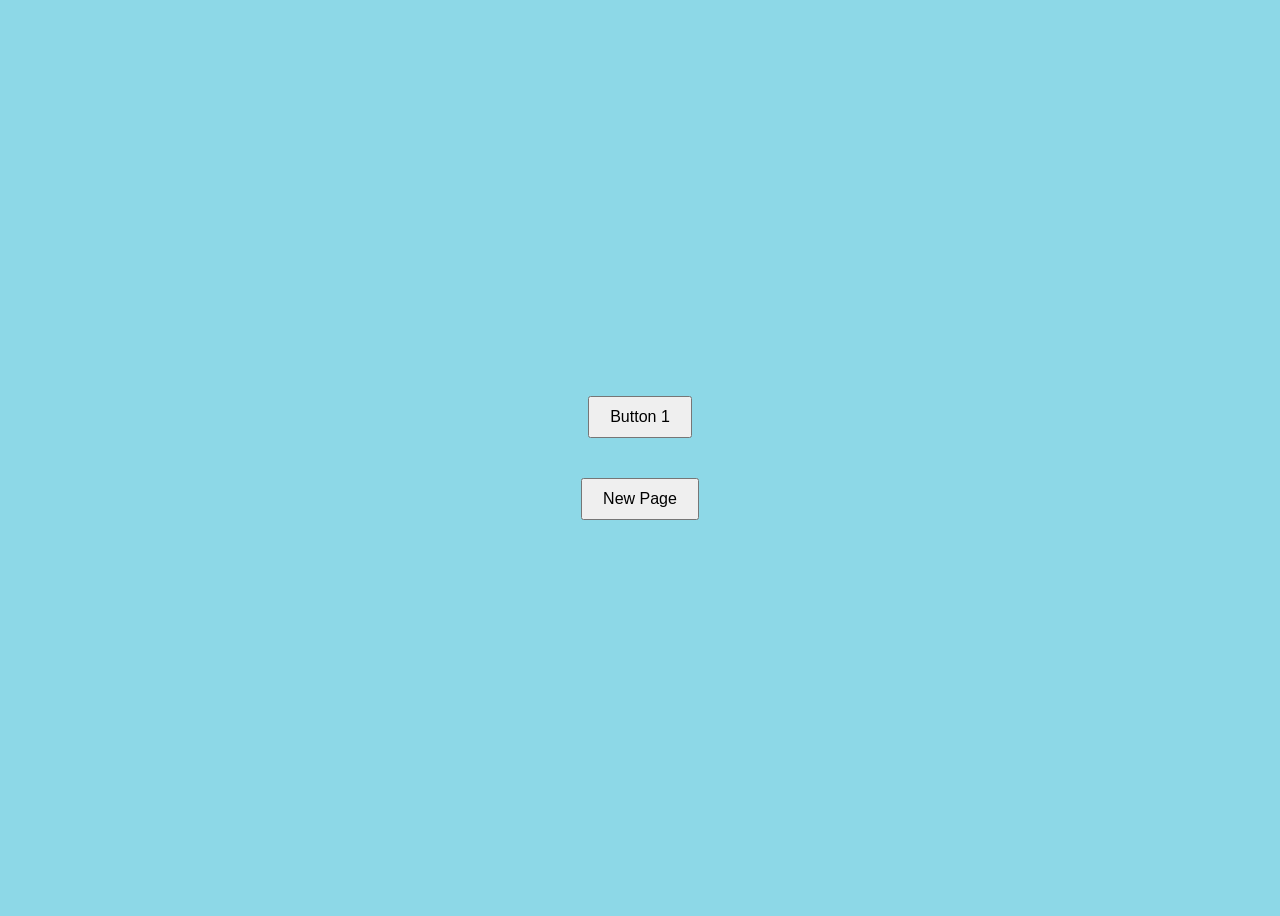
<file: index.html>
<!DOCTYPE html>
<html lang="en">
<head>
    <meta charset="UTF-8">
    <meta name="viewport" content="width=device-width, initial-scale=1.0">
    <title>Location Access</title>
    <style>
        body {
            font-family:fantasy;
            display: flex;
            justify-content: center;
            align-items: center;
            height: 100vh;
            background-color: rgb(141, 216, 231);
        }

        .container {
            text-align: center;
        }

        button {
            padding: 10px 20px;
            margin: 10px;
            font-size: 16px;
            cursor: pointer;
        }

        .error {
            color: rgb(49, 0, 0);
            margin-top: 20px;
        }
    </style>
</head>
<body>
    <div class="container">
        <button id="button1">Button 1</button>
        <div id="error-message" class="error"></div>

        <button onclick="sayHello()" id="button3">New Page</button>
    </div>
    <script>
        document.getElementById('button1').addEventListener('click', handleButtonClick);

        function handleButtonClick() {
            let location = prompt("Please enter your location:");
            if (location) {
                location = location.trim().toLowerCase();
                if (location === "chandigarh" || location === "punjab" || location === "haryana") {
                    showErrorMessage("Access Granted");
                    sayHello(); 
                } else {
                    showErrorMessage("");
                    alert("Error: Access denied for Chandigarh, Punjab, and Haryana.");
                }
            }
        }

        function sayHello() {
            window.location.href = 'index0.html';
        }

        function showErrorMessage(message) {
            document.getElementById('error-message').textContent = message;
        }
    </script>
</body>
</html>
</file>
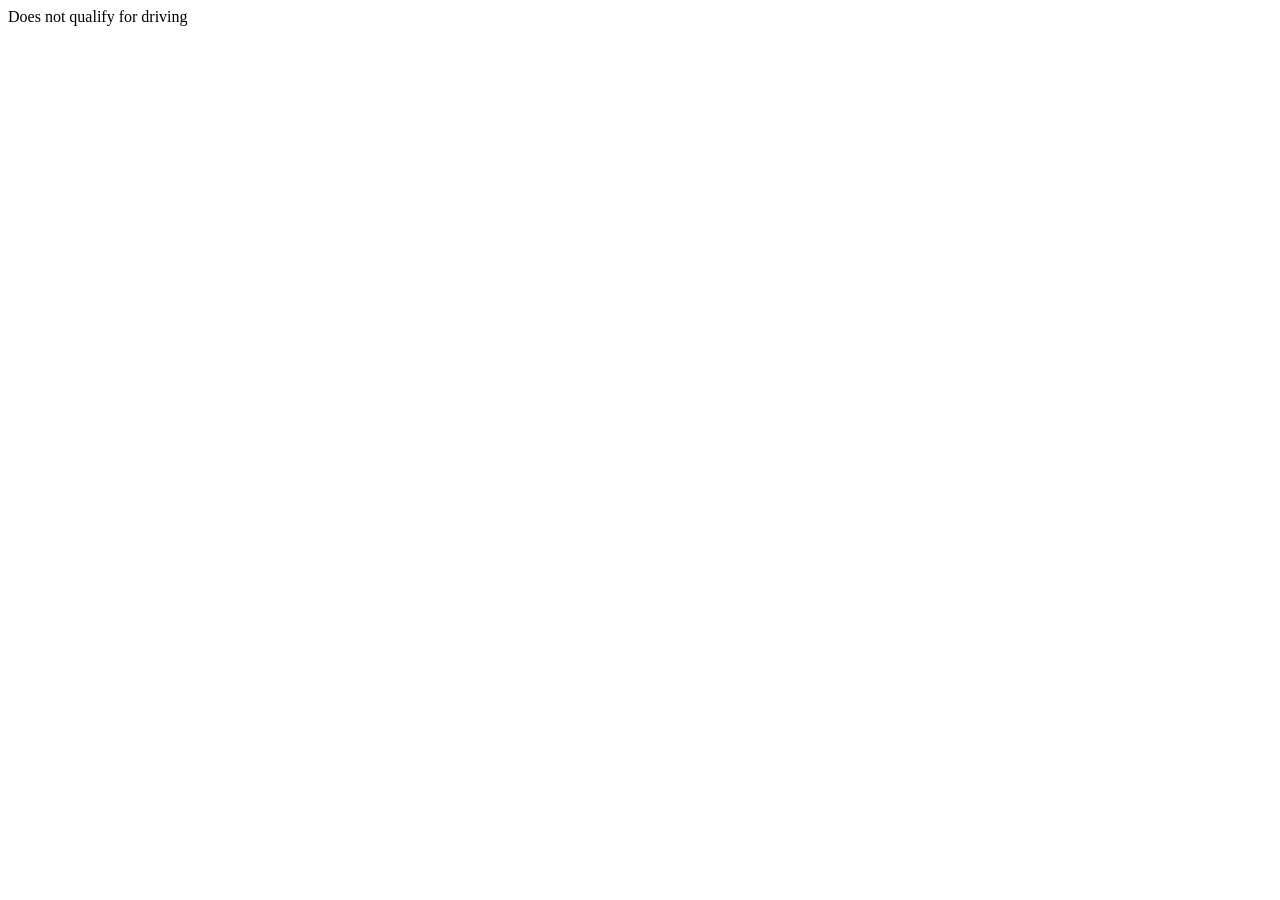
<file: 24july.html>
<!DOCTYPE html>
<html lang="en">
<head>
    <meta charset="UTF-8">
    <meta name="viewport" content="width=device-width, initial-scale=1.0">
    <title>Document</title>
    <script type="text/javascript" href></script>
</head>
<body>
    
    <!-- <div id="app"></div> -->

    <div id="output"></div>
<script type="text/javascript">
        // let promptaValue="Hello"; //string
        // let b=46; //integer
        // let c=true; //boolean
        // let s //undefined

        // let first_name="RAMANJOT SINGH";
        // let First_Name="RATHORE";
        // console.log(first_name);
        // console.log(First_Name);

// let a= 78;
// let b= 89;
// let sum=a+b;

// console.log("a is :",a);
// console.log("b is :",b);
// console.log("sum is :",sum);

// //Undefined variable
// var friend;

// //empty variable:
// var friend="";  //here friend has an empty string value

// //null variable:
// var friend //friend has undefined value
// friend = ""; //friend has an string value
// friend = "raman"; //friend has an string value
// friend = "null"; //friend has an string value


// let promp = prompt("Please enter ur name");  //in center pop-up

// let a = alert ("nice person :   "+promp);  //console.log(a);   NO need


// let b = confirm("okay confirmed!!!");  //OK CANCEL

// let message = "wrong password";         
// alert(message);

// let obj={ 
//     name: "raman",
//     age: 192
// } 
// console.log(obj);

// let myArray = ["hello",434,"apple",obj,3444,true,null,"earth"]

// console.log(myArray[2]);

//25july
//mod
let x=5;
let y =67;
console.log(x%y);

let result; //undefined yet
let age=3;
if (age>18){
    result = "Qualifies for driving";
} else {
    result="Does not qualify for driving";
}
document.getElementById("output").innerHTML = result;
</script>
</body>
</html>
</file>
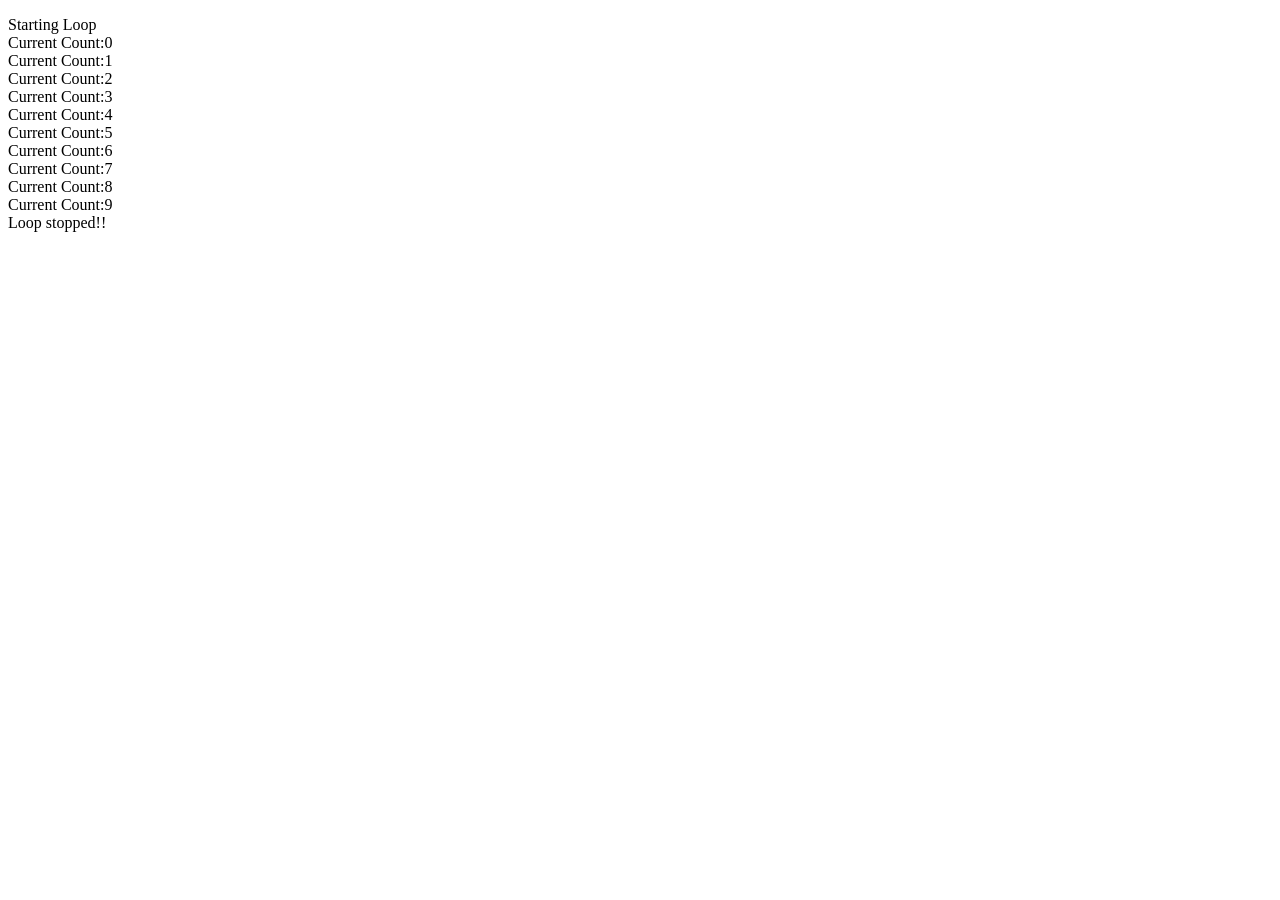
<file: 25loopjuly.html>
<!-- <!DOCTYPE html>
<html lang="en">
<head>
    <meta charset="UTF-8">
    <meta name="viewport" content="width=\, initial-scale=1.0">
    <title>Document</title>
</head>
<body>
    <p id="output"></p>
<script>

const output=document.getElementById("output");
output.innerHTML = "Starting Loop <br>";
let i;
for (let i = 0; i<10 ; i++ ) {
        output.innerHTML += "Current Count:"+count+"<br/>"
    }
    output.innerHTML+=("Loop stopped!!");

</script>
</body>
</html> -->


<!DOCTYPE html>
<html lang="en">
<head>
    <meta charset="UTF-8">
    <meta name="viewport" content="width=device-width, initial-scale=1.0">
    <title>Document</title>
</head>
<body>
    <p id="output"></p>
<script>

const output = document.getElementById("output");
output.innerHTML = "Starting Loop <br>";
for (let i = 0; i < 10; i++) {
    output.innerHTML += "Current Count:" + i + "<br/>";
}
output.innerHTML += "Loop stopped!!";

</script>
</body>
</html>
</file>
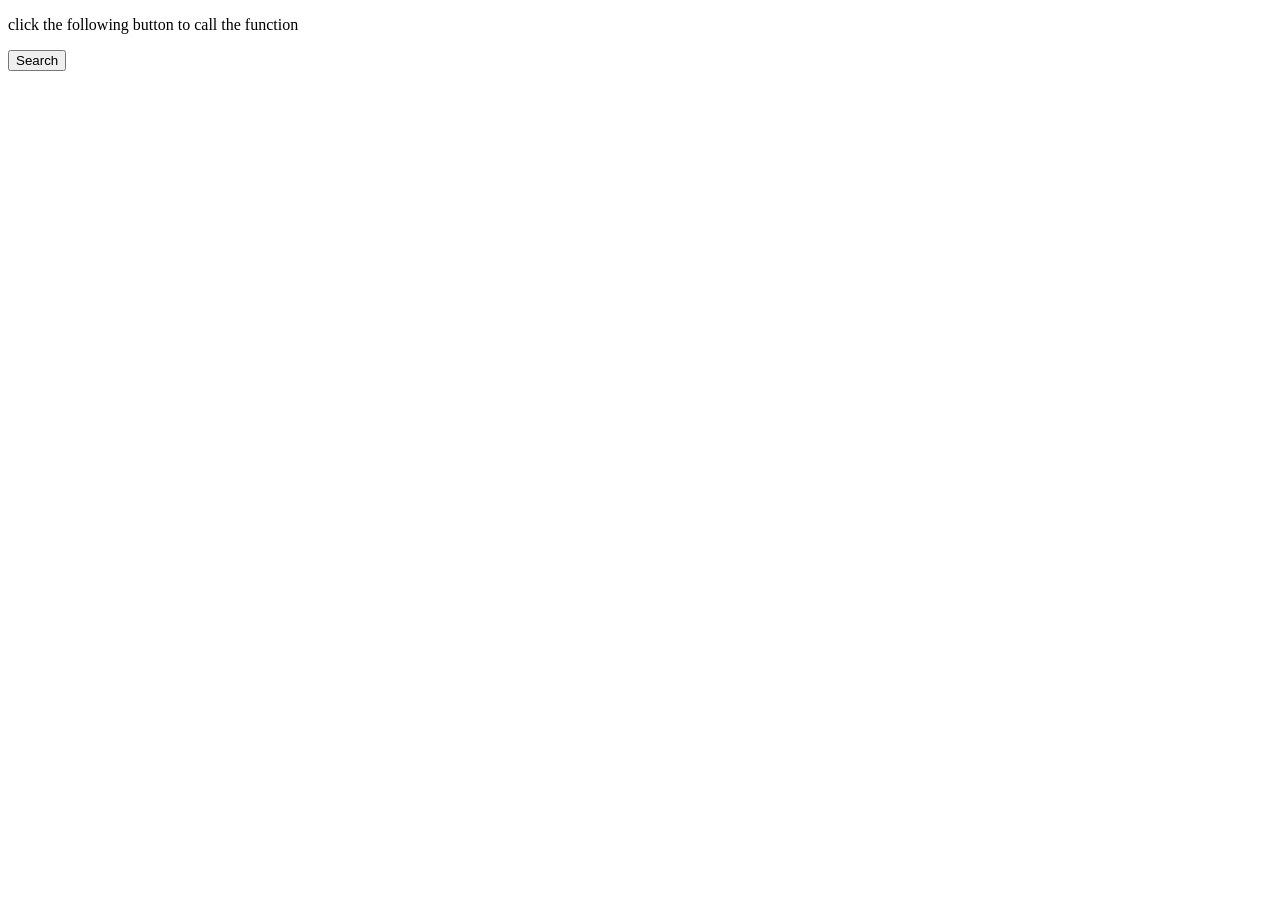
<file: 29jultfunction.html>
<!DOCTYPE html>
<html lang="en">
<head>
    <meta charset="UTF-8">
    <meta name="viewport" content="width=device-width, initial-scale=1.0">
    <title>Document</title>
</head>
<body>
    <p>click the following button to call the function</p>
    <!-- <input type="button" onclick="sayHello()" value="say hello"> -->
     <button onclick="sayHello()">Search</button>
    
    
    <script type="text/javascript">

        function sayHello(){
            alert("Heloo there!!");
        }
    </script>
</body>
</html>
</file>
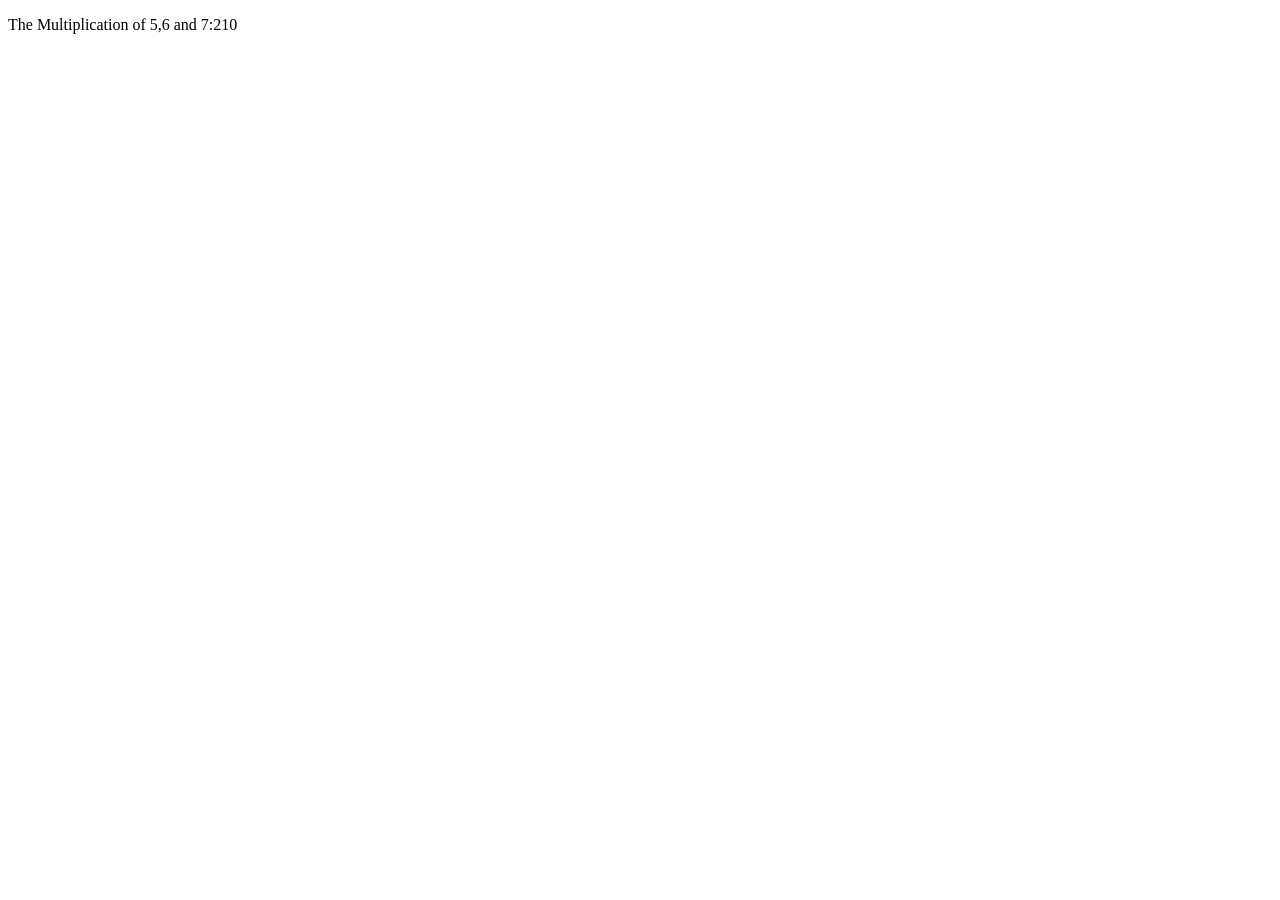
<file: 29julyf3.html>
<!DOCTYPE html>
<html lang="en">
<head>
    <meta charset="UTF-8">
    <meta name="viewport" content="width=device-width, initial-scale=1.0">
    <title>Document</title>
</head>

<body>
    <p id="output"></p>
    <script>
        function mult(a,b,c){
            let res = a*b*c;
            return res;
        }
        let ans= mult(5,6,7);
        document.getElementById("output").innerHTML= "The Multiplication of 5,6 and 7:"+ ans;  //JS DOESN'T CONTAIN SPACE
    </script>
</body>
</html>
</file>
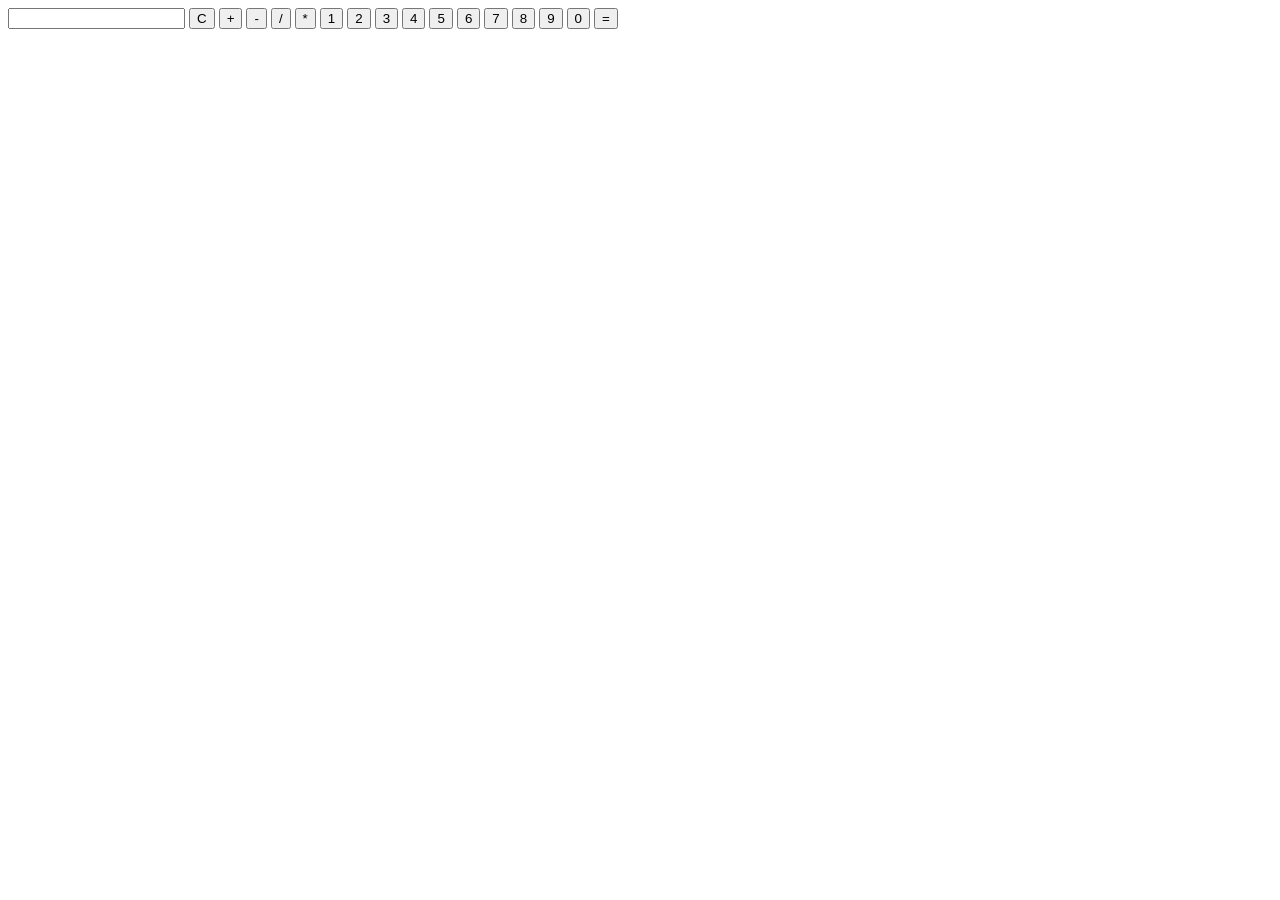
<file: Caluculator29july.f4.html>
<!DOCTYPE html>
<html lang="en">
<head>
    <meta charset="UTF-8">
    <meta name="viewport" content="width=device-width, initial-scale=1.0">
    <title>Document</title>
</head>

<body>
    <div class="calculator"></div>

    <input type="text" id="result" readonly>
    <button onclick="ClearResult()">C</button>
    <button onClick="appendtoResult('+')">+</button>
    <button onClick="appendtoResult('-')">-</button>
    <button onClick="appendtoResult('/')">/</button>
    <button onClick="appendtoResult('*')">*</button>
    <button onClick="appendtoResult('1')">1</button>
    <button onClick="appendtoResult('2')">2</button>
    <button onClick="appendtoResult('3')">3</button>
    <button onClick="appendtoResult('4')">4</button>
    <button onClick="appendtoResult('5')">5</button>
    <button onClick="appendtoResult('6')">6</button>
    <button onClick="appendtoResult('7')">7</button>
    <button onClick="appendtoResult('8')">8</button>
    <button onClick="appendtoResult('9')">9</button>
    <button onClick="appendtoResult('0')">0</button>
    <button onClick ="Calculate()">=</button>

    <script>

    function appendtoResult(value){
        document.getElementById('result').value += value;
    }
    function ClearResult(){
        document.getElementById('result').value='';
    }
    function Calculate(){
        var result = document.getElementById('result').value;
        var calculatedResult = eval(result);
        document.getElementById('result').value= calculatedResult;

    }
    


</script>
  
</body>
</html>
</file>
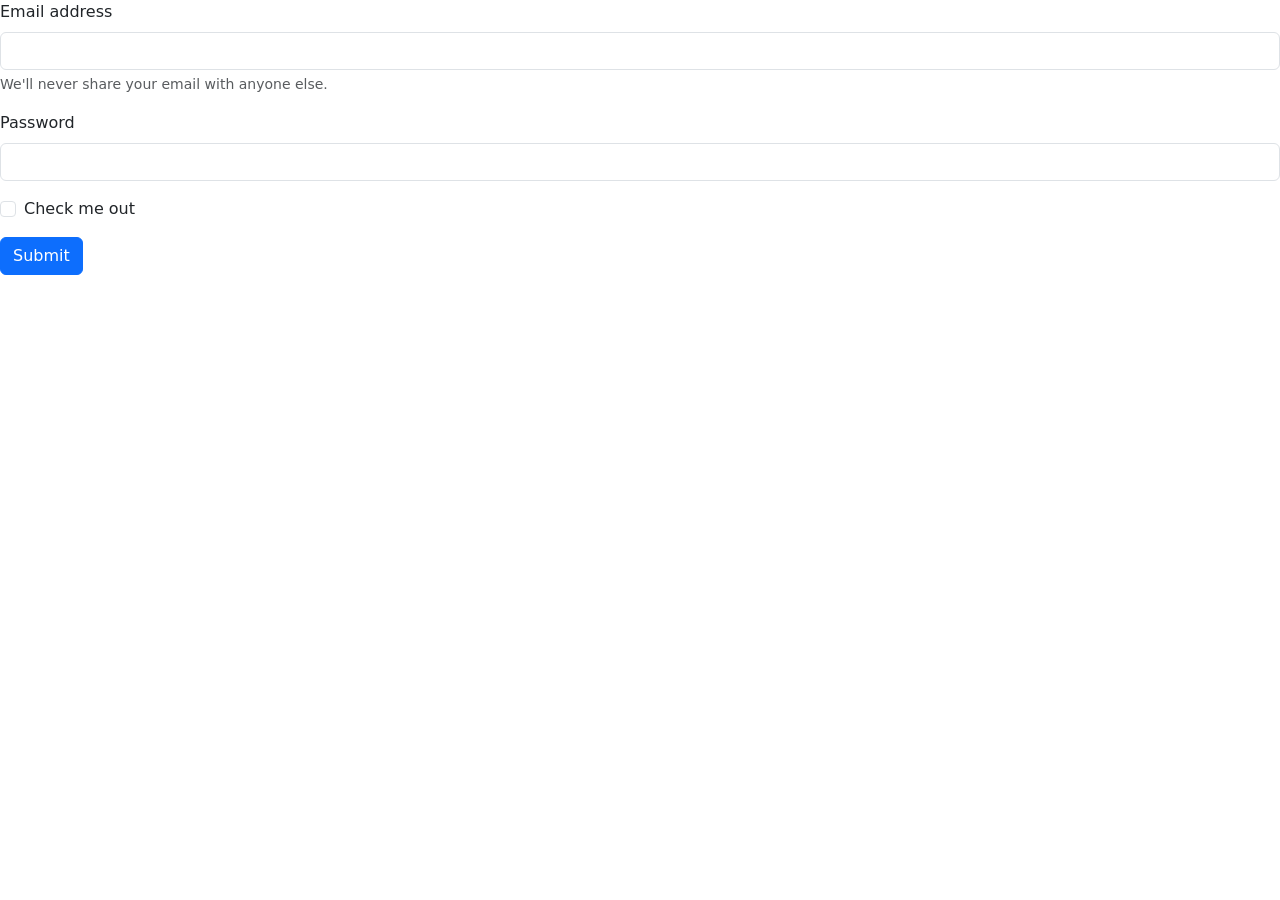
<file: index11.html>
<!DOCTYPE html>
<html lang="en">
<head>
    <meta charset="UTF-8">
    <meta name="viewport" content="width=device-width, initial-scale=1.0">
    <link href="https://cdn.jsdelivr.net/npm/bootstrap@5.3.3/dist/css/bootstrap.min.css" rel="stylesheet">
    <script src="https://cdn.jsdelivr.net/npm/bootstrap@5.3.3/dist/js/bootstrap.bundle.min.js"></script>
    <title>Document</title>
</head>
<body>
    <form>
        <div class="mb-3">
          <label for="exampleInputEmail1" class="form-label">Email address</label>
          <input type="email" class="form-control" id="exampleInputEmail1" aria-describedby="emailHelp">
          <div id="emailHelp" class="form-text">We'll never share your email with anyone else.</div>
        </div>
        <div class="mb-3">
          <label for="exampleInputPassword1" class="form-label">Password</label>
          <input type="password" class="form-control" id="exampleInputPassword1">
        </div>
        <div class="mb-3 form-check">
          <input type="checkbox" class="form-check-input" id="exampleCheck1">
          <label class="form-check-label" for="exampleCheck1">Check me out</label>
        </div>
        <button type="submit" class="btn btn-primary">Submit</button>
      </form>
</body>
</html>
</file>
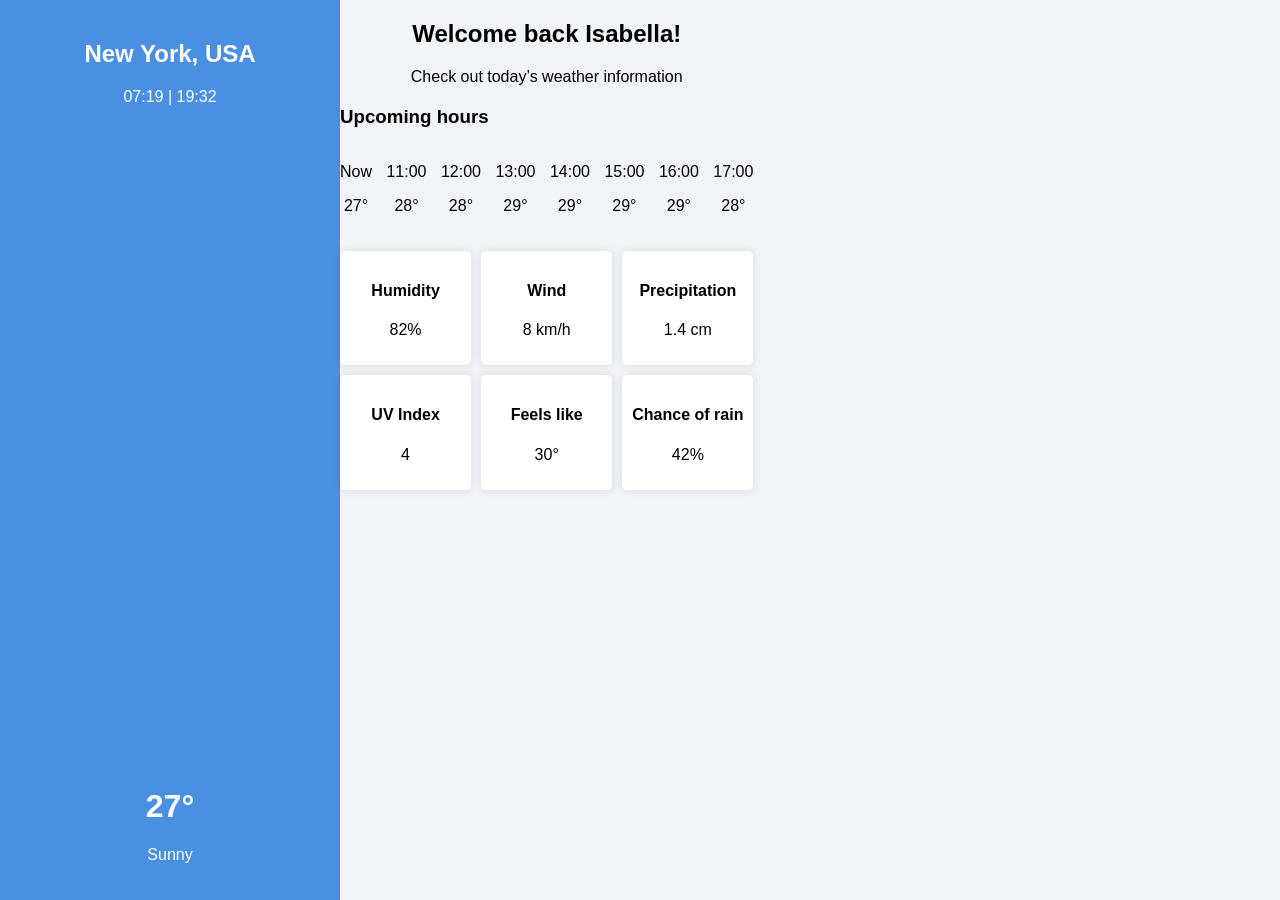
<file: index2.html>
<!DOCTYPE html>
<html lang="en">
<head>
    <meta charset="UTF-8">
    <meta name="viewport" content="width=device-width, initial-scale=1.0">
    <title>Weather Dashboard</title>
<style>
    body {
    font-family: Arial, sans-serif;
    margin: 0;
    padding: 0;
    background-color: #f0f4f8;
}

.container {
    display: flex;
    height: 100vh;
}

.sidebar {
    background-color: #4a90e2;
    color: white;
    padding: 20px;
    width: 300px;
    display: flex;
    flex-direction: column;
    justify-content: space-between;
}

.location, .temperature {
    text-align: center;
}

.main::after {
    flex-grow: 1;
    padding: 20px;
    display: flex;
    flex-direction: column;
background-color: #4a90e2;
opacity: 0.4;
z-index: -2;
}

.header {
    text-align: center;
}

.upcoming-hours {
    margin-top: 20px;
}

.hours {
    display: flex;
    justify-content: space-between;
}

.hour {
    text-align: center;
}

.details {
    display: grid;
    grid-template-columns: repeat(3, 1fr);
    gap: 10px;
    margin-top: 20px;
}

.detail {
    background-color: white;
    padding: 10px;
    border-radius: 5px;
    text-align: center;
    box-shadow: 0 0 10px rgba(0,0,0,0.1);
}

</style>
</head>
<body>
    <div class="container">
        <div class="sidebar">
            <div class="location">
                <h2 id="location">New York, USA</h2>
                <p id="sunrise-sunset">07:19 | 19:32</p>
            </div>
            <div class="temperature">
                <h1 id="current-temp">27°</h1>
                <p id="weather-description">Sunny</p>
            </div>
        </div>
        <div class="main">
            <div class="header">
                <h2>Welcome back Isabella!</h2>
                <p>Check out today’s weather information</p>
            </div>
            <div class="upcoming-hours">
                <h3>Upcoming hours</h3>
                <div class="hours" id="hourly-forecast">

                </div>
            </div>
            <div class="details">
                <div class="detail">
                    <h4>Humidity</h4>
                    <p id="humidity">82%</p>
                </div>
                <div class="detail">
                    <h4>Wind</h4>
                    <p id="wind-speed">8 km/h</p>
                </div>
                <div class="detail">
                    <h4>Precipitation</h4>
                    <p id="precipitation">1.4 cm</p>
                </div>
                <div class="detail">
                    <h4>UV Index</h4>
                    <p id="uv-index">4</p>
                </div>
                <div class="detail">
                    <h4>Feels like</h4>
                    <p id="feels-like">30°</p>
                </div>
                <div class="detail">
                    <h4>Chance of rain</h4>
                    <p id="chance-of-rain">42%</p>
                </div>
            </div>
        </div>
    </div>
    <script>

const weatherData = {
    location: "New York, USA",
    sunrise: "07:19",
    sunset: "19:32",
    currentTemp: "27°",
    description: "Sunny",
    hourlyForecast: [
        { time: "Now", temp: "27°" },
        { time: "11:00", temp: "28°" },
        { time: "12:00", temp: "28°" },
        { time: "13:00", temp: "29°" },
        { time: "14:00", temp: "29°" },
        { time: "15:00", temp: "29°" },
        { time: "16:00", temp: "29°" },
        { time: "17:00", temp: "28°" }
    ],
    humidity: "82%",
    windSpeed: "8 km/h",
    precipitation: "1.4 cm",
    uvIndex: "4",
    feelsLike: "30°",
    chanceOfRain: "42%"
};

function updateWeather() {
    document.getElementById('location').innerText = weatherData.location;
    document.getElementById('sunrise-sunset').innerText = `${weatherData.sunrise} | ${weatherData.sunset}`;
    document.getElementById('current-temp').innerText = weatherData.currentTemp;
    document.getElementById('weather-description').innerText = weatherData.description;

    const hourlyForecastContainer = document.getElementById('hourly-forecast');
    hourlyForecastContainer.innerHTML = ''; // Clear existing content

    weatherData.hourlyForecast.forEach(hour => {
        const hourDiv = document.createElement('div');
        hourDiv.className = 'hour';
        hourDiv.innerHTML = `<p>${hour.time}</p><p>${hour.temp}</p>`;
        hourlyForecastContainer.appendChild(hourDiv);
    });

    document.getElementById('humidity').innerText = weatherData.humidity;
    document.getElementById('wind-speed').innerText = weatherData.windSpeed;
    document.getElementById('precipitation').innerText = weatherData.precipitation;
    document.getElementById('uv-index').innerText = weatherData.uvIndex;
    document.getElementById('feels-like').innerText = weatherData.feelsLike;
    document.getElementById('chance-of-rain').innerText = weatherData.chanceOfRain;
}

// Call the updateWeather function when the page loads
window.onload = updateWeather;

    </script>
</body>
</html>
</file>
